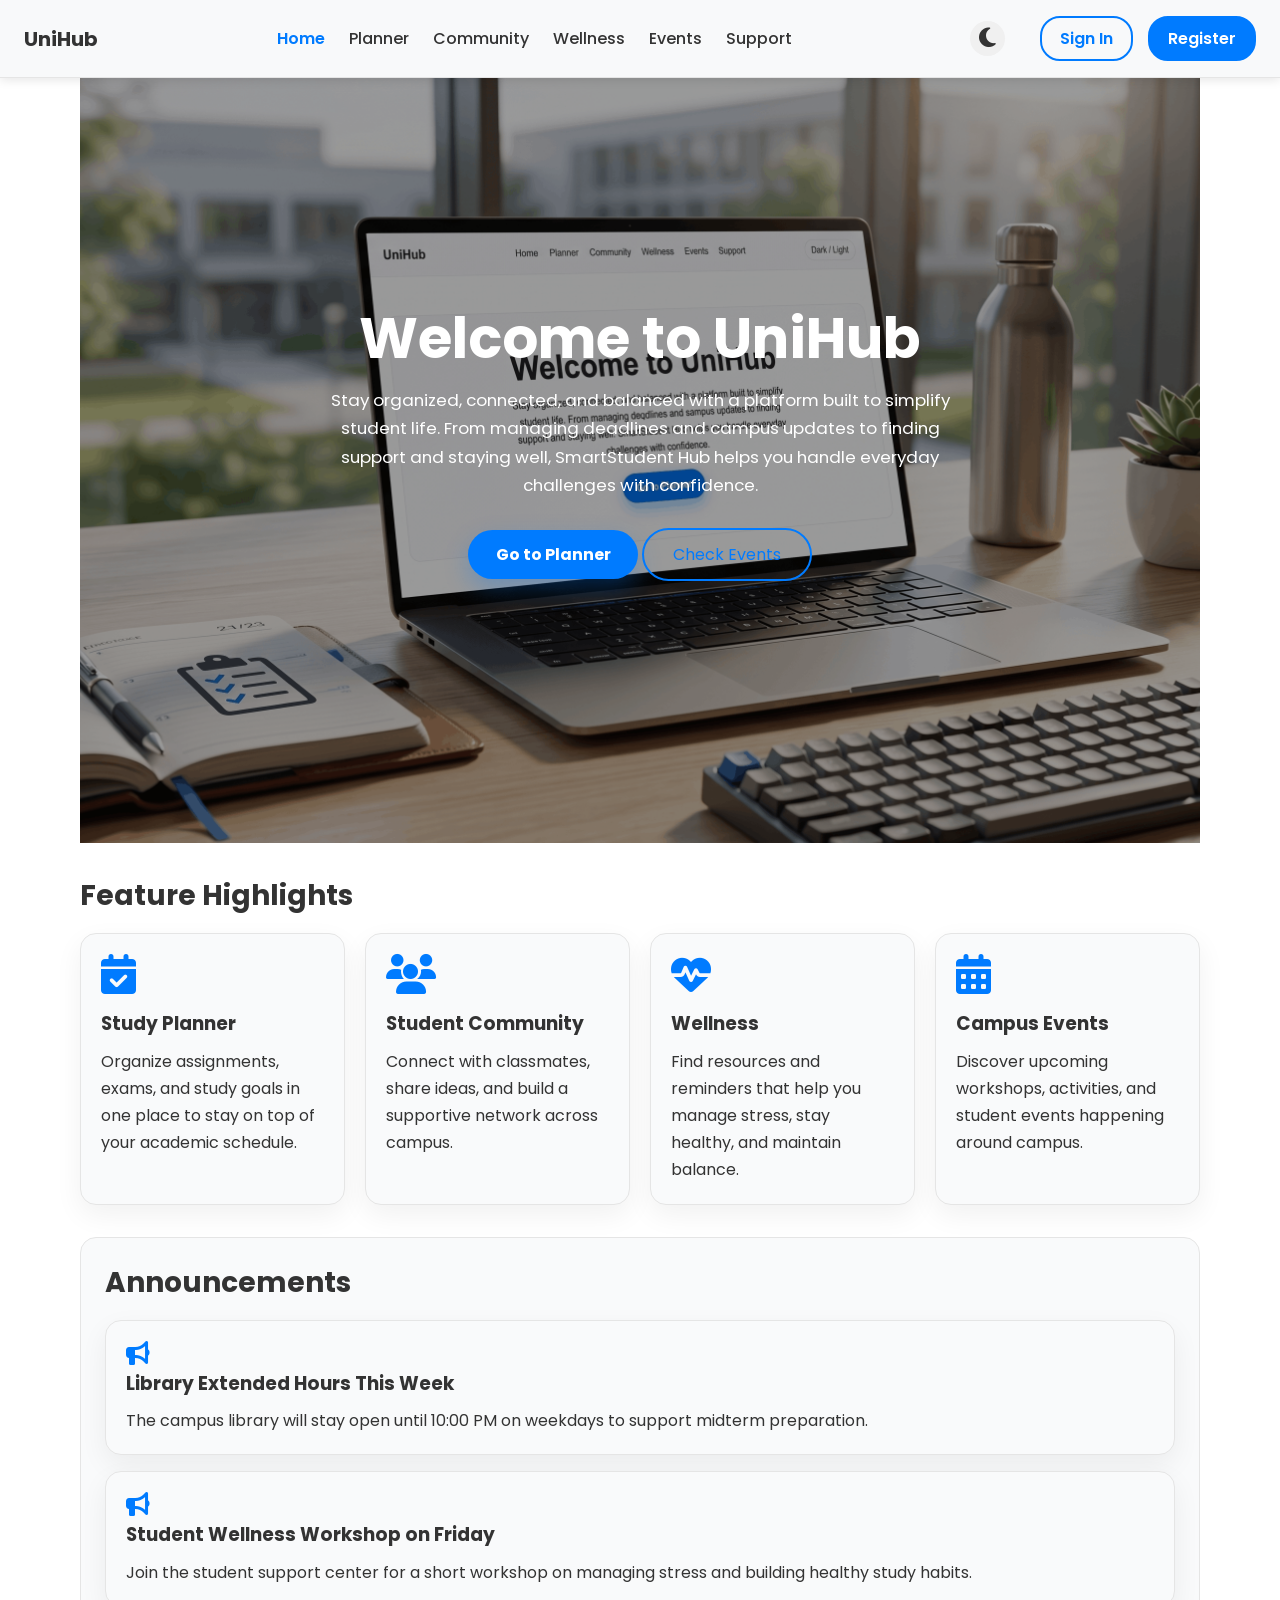
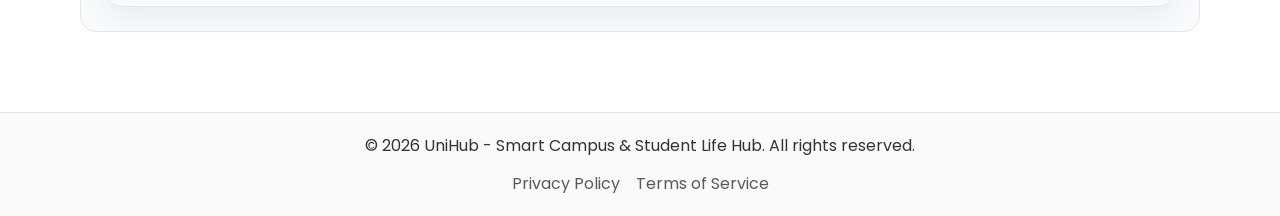
<file: index.html>
<!DOCTYPE html>
<html lang="en">
<head>
  <meta charset="UTF-8">
  <meta name="viewport" content="width=device-width, initial-scale=1.0">
  <meta http-equiv="X-UA-Compatible" content="IE=edge">
  <title>UniHub</title>
  <link href="https://fonts.googleapis.com/css2?family=Poppins:wght@300;400;500;600;700&display=swap" rel="stylesheet">
  <link rel="stylesheet" href="css/style.css">
  <script src="js/main.js" defer></script>
  <link rel="stylesheet" href="https://cdnjs.cloudflare.com/ajax/libs/font-awesome/6.4.0/css/all.min.css">
</head>
<body>
  <header>
    <nav class="navbar" aria-label="Primary">
      <a href="index.html" class="nav-logo">UniHub</a>

      <button class="hamburger-menu" type="button" aria-label="Toggle navigation" aria-expanded="false">
        <span></span>
        <span></span>
        <span></span>
      </button>

      <ul class="nav-links">
        <li><a href="index.html" class="active">Home</a></li>
        <li><a href="planner.html">Planner</a></li>
        <li><a href="community.html">Community</a></li>
        <li><a href="wellness.html">Wellness</a></li>
        <li><a href="events.html">Events</a></li>
        <li><a href="support.html">Support</a></li>
      </ul>

      <div class="nav-actions">
        <button id="theme-toggle" class="icon-btn" type="button" aria-label="Toggle dark and light mode">
          <i class="fa-solid fa-moon"></i>
        </button>
        <a href="#" class="nav-btn-outline">Sign In</a>
        <a href="#" class="nav-btn-solid">Register</a>
      </div>
    </nav>
  </header>

  <main>
    <section class="hero-section">
      <div class="hero-content">
        <h1>Welcome to UniHub</h1>
        <p>
          Stay organized, connected, and balanced with a platform built to simplify student life.
          From managing deadlines and campus updates to finding support and staying well, SmartStudent Hub
          helps you handle everyday challenges with confidence.
        </p>
        <div class="hero-buttons">
          <a href="planner.html" class="cta-button">Go to Planner</a>
          <a href="events.html" class="btn-outline">Check Events</a>
        </div>
      </div>

      <div class="hero-slider-container">
        <div class="slider-track">
          <img src="images/slide1.jpg" alt="Campus life slide 1">
          <img src="images/slide2.jpg" alt="Campus life slide 2">
          <img src="images/slide3.jpg" alt="Campus life slide 3">
        </div>
      </div>
    </section>

    <section class="feature-highlights" aria-labelledby="features-title">
      <h2 id="features-title">Feature Highlights</h2>

      <div class="feature-grid">
        <article class="feature-card">
          <i class="fa-solid fa-calendar-check"></i>
          <h3>Study Planner</h3>
          <p>
            Organize assignments, exams, and study goals in one place to stay on top of your academic schedule.
          </p>
        </article>

        <article class="feature-card">
          <i class="fa-solid fa-users"></i>
          <h3>Student Community</h3>
          <p>
            Connect with classmates, share ideas, and build a supportive network across campus.
          </p>
        </article>

        <article class="feature-card">
          <i class="fa-solid fa-heart-pulse"></i>
          <h3>Wellness</h3>
          <p>
            Find resources and reminders that help you manage stress, stay healthy, and maintain balance.
          </p>
        </article>

        <article class="feature-card">
          <i class="fa-solid fa-calendar-days"></i>
          <h3>Campus Events</h3>
          <p>
            Discover upcoming workshops, activities, and student events happening around campus.
          </p>
        </article>
      </div>
    </section>

    <section class="announcements" aria-labelledby="announcements-title">
      <h2 id="announcements-title">Announcements</h2>

      <article class="announcement-item">
        <i class="fa-solid fa-bullhorn"></i>
        <h3>Library Extended Hours This Week</h3>
        <p>
          The campus library will stay open until 10:00 PM on weekdays to support midterm preparation.
        </p>
      </article>

      <article class="announcement-item">
        <i class="fa-solid fa-bullhorn"></i>
        <h3>Student Wellness Workshop on Friday</h3>
        <p>
          Join the student support center for a short workshop on managing stress and building healthy study habits.
        </p>
      </article>
    </section>
  </main>

<footer class="site-footer">
  <div class="site-footer__content">
    <p class="site-footer__copyright">
      © 2026 UniHub - Smart Campus & Student Life Hub. All rights reserved.
    </p>

    <nav class="site-footer__links" aria-label="Footer">
      <a href="#">Privacy Policy</a>
      <a href="#">Terms of Service</a>
    </nav>
  </div>
</footer>  
</body>
</html>
</file>
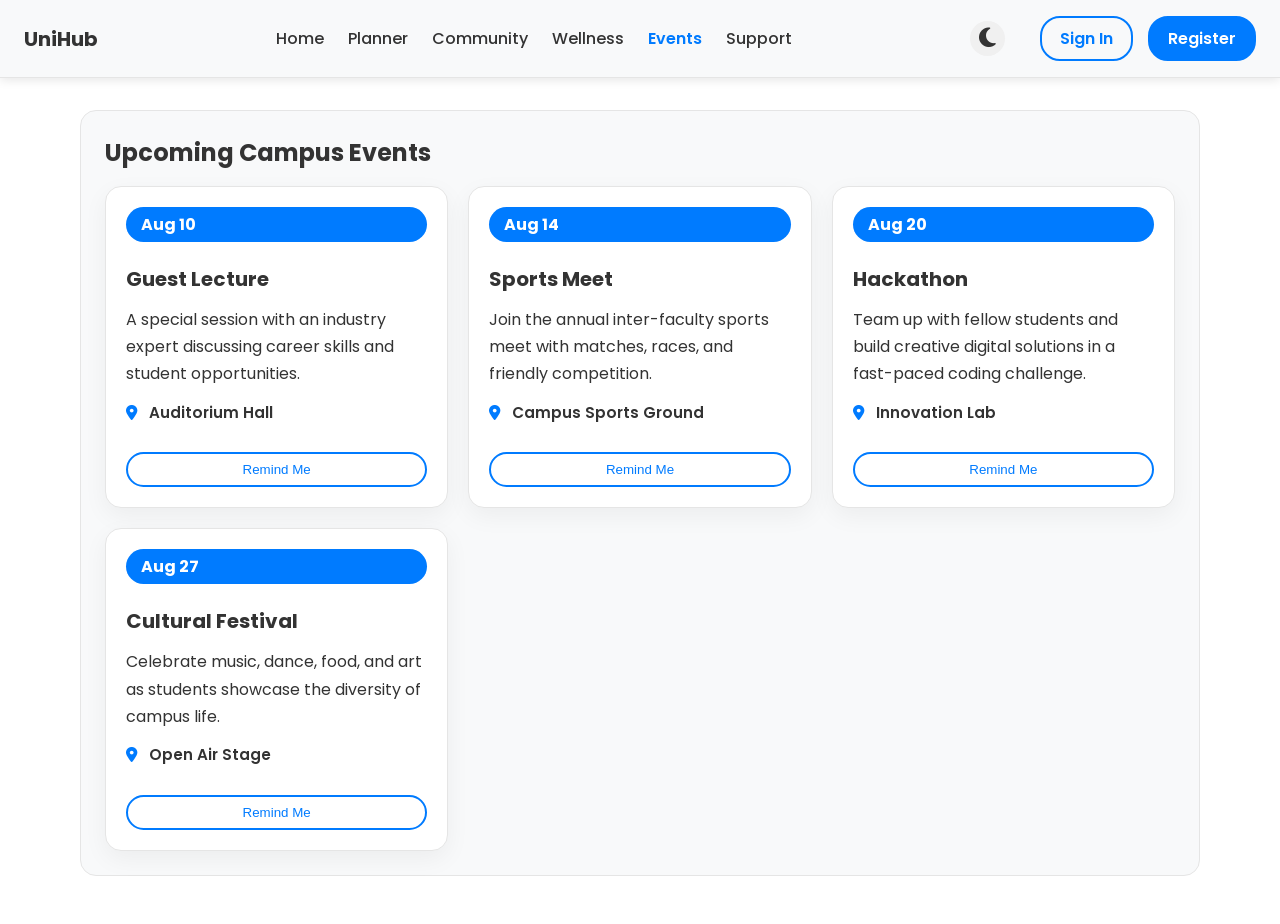
<file: events.html>
<!DOCTYPE html>
<html lang="en">
<head>
  <meta charset="UTF-8">
  <meta name="viewport" content="width=device-width, initial-scale=1.0">
  <meta http-equiv="X-UA-Compatible" content="IE=edge">
  <title>UniHub - Events</title>
  <link href="https://fonts.googleapis.com/css2?family=Poppins:wght@300;400;500;600;700&display=swap" rel="stylesheet">
  <link rel="stylesheet" href="css/style.css">
  <link rel="stylesheet" href="https://cdnjs.cloudflare.com/ajax/libs/font-awesome/6.4.0/css/all.min.css">
</head>
<body>
   <header>
    <nav class="navbar" aria-label="Primary">
      <a href="index.html" class="nav-logo">UniHub</a>

      <button class="hamburger-menu" type="button" aria-label="Toggle navigation" aria-expanded="false">
        <span></span>
        <span></span>
        <span></span>
      </button>

      <ul class="nav-links">
        <li><a href="index.html">Home</a></li>
        <li><a href="planner.html">Planner</a></li>
        <li><a href="community.html">Community</a></li>
        <li><a href="wellness.html">Wellness</a></li>
        <li><a href="events.html" class="active">Events</a></li>
        <li><a href="support.html">Support</a></li>
      </ul>

      <div class="nav-actions">
        <button id="theme-toggle" class="icon-btn" type="button" aria-label="Toggle dark and light mode">
          <i class="fa-solid fa-moon"></i>
        </button>
        <a href="#" class="nav-btn-outline">Sign In</a>
        <a href="#" class="nav-btn-solid">Register</a>
      </div>
    </nav>
  </header>

  <main>
    <section class="events-section" aria-labelledby="events-title">
      <h1 id="events-title">Upcoming Campus Events</h1>

      <div class="events-grid">
        <article class="event-card">
          <time class="event-date" datetime="2026-08-10">Aug 10</time>
          <h2>Guest Lecture</h2>
          <p>
            A special session with an industry expert discussing career skills and student opportunities.
          </p>
          <p class="event-location"><i class="fa-solid fa-location-dot"></i> Auditorium Hall</p>
          <button class="btn-outline">Remind Me</button>
        </article>

        <article class="event-card">
          <time class="event-date" datetime="2026-08-14">Aug 14</time>
          <h2>Sports Meet</h2>
          <p>
            Join the annual inter-faculty sports meet with matches, races, and friendly competition.
          </p>
          <p class="event-location"><i class="fa-solid fa-location-dot"></i> Campus Sports Ground</p>
          <button class="btn-outline">Remind Me</button>
        </article>

        <article class="event-card">
          <time class="event-date" datetime="2026-08-20">Aug 20</time>
          <h2>Hackathon</h2>
          <p>
            Team up with fellow students and build creative digital solutions in a fast-paced coding challenge.
          </p>
          <p class="event-location"><i class="fa-solid fa-location-dot"></i> Innovation Lab</p>
          <button class="btn-outline">Remind Me</button>
        </article>

        <article class="event-card">
          <time class="event-date" datetime="2026-08-27">Aug 27</time>
          <h2>Cultural Festival</h2>
          <p>
            Celebrate music, dance, food, and art as students showcase the diversity of campus life.
          </p>
          <p class="event-location"><i class="fa-solid fa-location-dot"></i> Open Air Stage</p>
          <button class="btn-outline">Remind Me</button>
        </article>
      </div>
    </section>
  </main>
  <script src="js/main.js" defer></script>
</body>
</html>
</file>
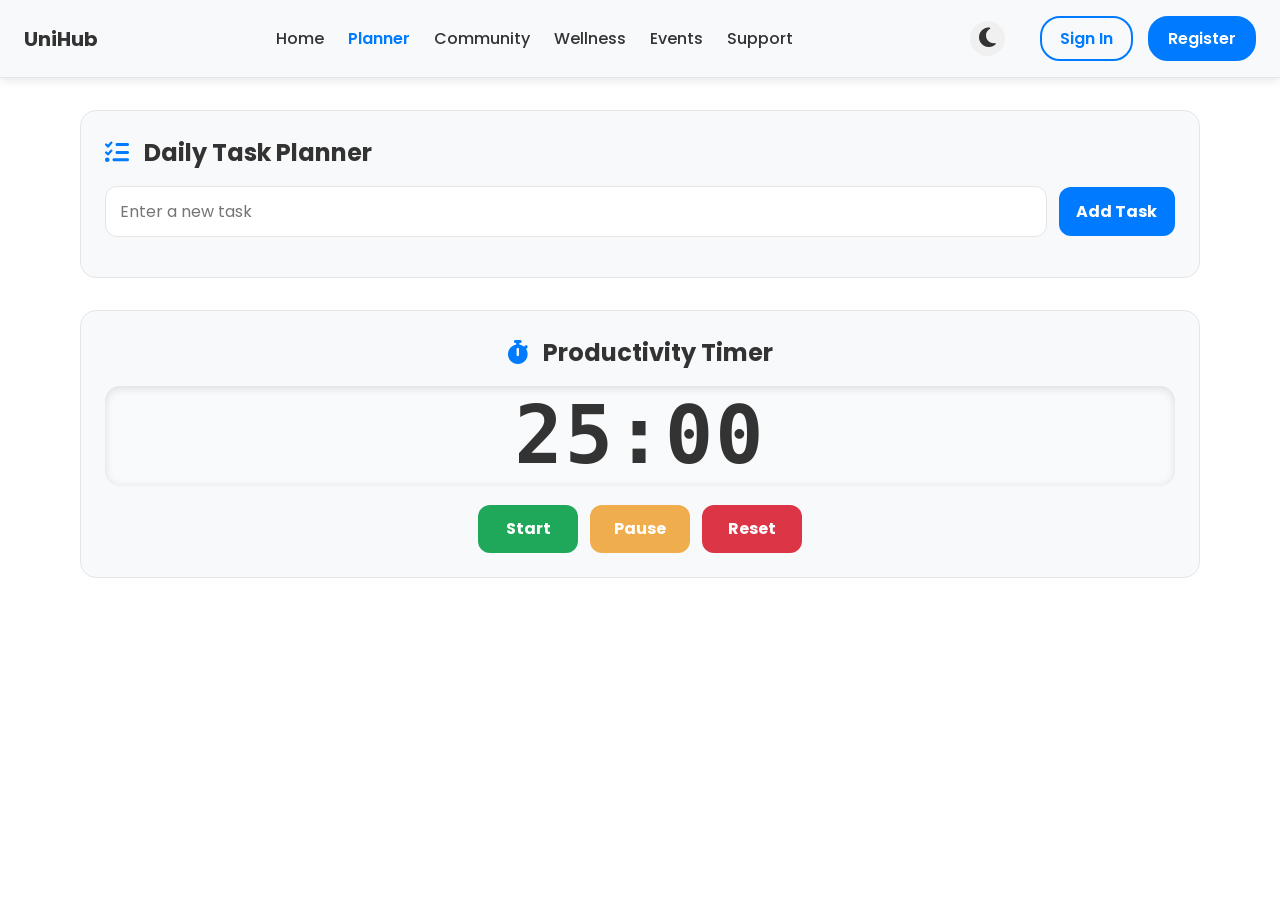
<file: planner.html>
<!DOCTYPE html>
<html lang="en">
<head>
	<meta charset="UTF-8">
	<meta name="viewport" content="width=device-width, initial-scale=1.0">
	<meta http-equiv="X-UA-Compatible" content="IE=edge">
	<title>UniHub - Planner</title>
	<link href="https://fonts.googleapis.com/css2?family=Poppins:wght@300;400;500;600;700&display=swap" rel="stylesheet">
	<link rel="stylesheet" href="css/style.css">
	<link rel="stylesheet" href="https://cdnjs.cloudflare.com/ajax/libs/font-awesome/6.4.0/css/all.min.css">
</head>
<body>
	 <header>
    <nav class="navbar" aria-label="Primary">
      <a href="index.html" class="nav-logo">UniHub</a>

      <button class="hamburger-menu" type="button" aria-label="Toggle navigation" aria-expanded="false">
        <span></span>
        <span></span>
        <span></span>
      </button>

      <ul class="nav-links">
        <li><a href="index.html">Home</a></li>
				<li><a href="planner.html" class="active">Planner</a></li>
        <li><a href="community.html">Community</a></li>
        <li><a href="wellness.html">Wellness</a></li>
        <li><a href="events.html">Events</a></li>
        <li><a href="support.html">Support</a></li>
      </ul>

			<div class="nav-actions">
				<button id="theme-toggle" class="icon-btn" type="button" aria-label="Toggle dark and light mode">
					<i class="fa-solid fa-moon"></i>
				</button>
				<a href="#" class="nav-btn-outline">Sign In</a>
				<a href="#" class="nav-btn-solid">Register</a>
			</div>
    </nav>
  </header>

	<main>
		<section class="daily-task-planner" aria-labelledby="task-planner-title">
			<h1 id="task-planner-title"><i class="fa-solid fa-list-check"></i> Daily Task Planner</h1>
			<div class="task-input-group">
				<input type="text" id="task-input" placeholder="Enter a new task" aria-label="New task">
				<button type="button" id="add-task-button">Add Task</button>
			</div>
			<ul id="task-list"></ul>
		</section>

		<section class="productivity-timer" aria-labelledby="timer-title">
			<h2 id="timer-title"><i class="fa-solid fa-stopwatch"></i> Productivity Timer</h2>
			<p class="timer-display" aria-live="polite">25:00</p>
			<div class="timer-controls">
				<button type="button" id="timer-start">Start</button>
				<button type="button" id="timer-pause">Pause</button>
				<button type="button" id="timer-reset">Reset</button>
			</div>
		</section>
	</main>

	<script src="js/planner.js" defer></script>
	<script src="js/main.js" defer></script>
</body>
</html>
</file>
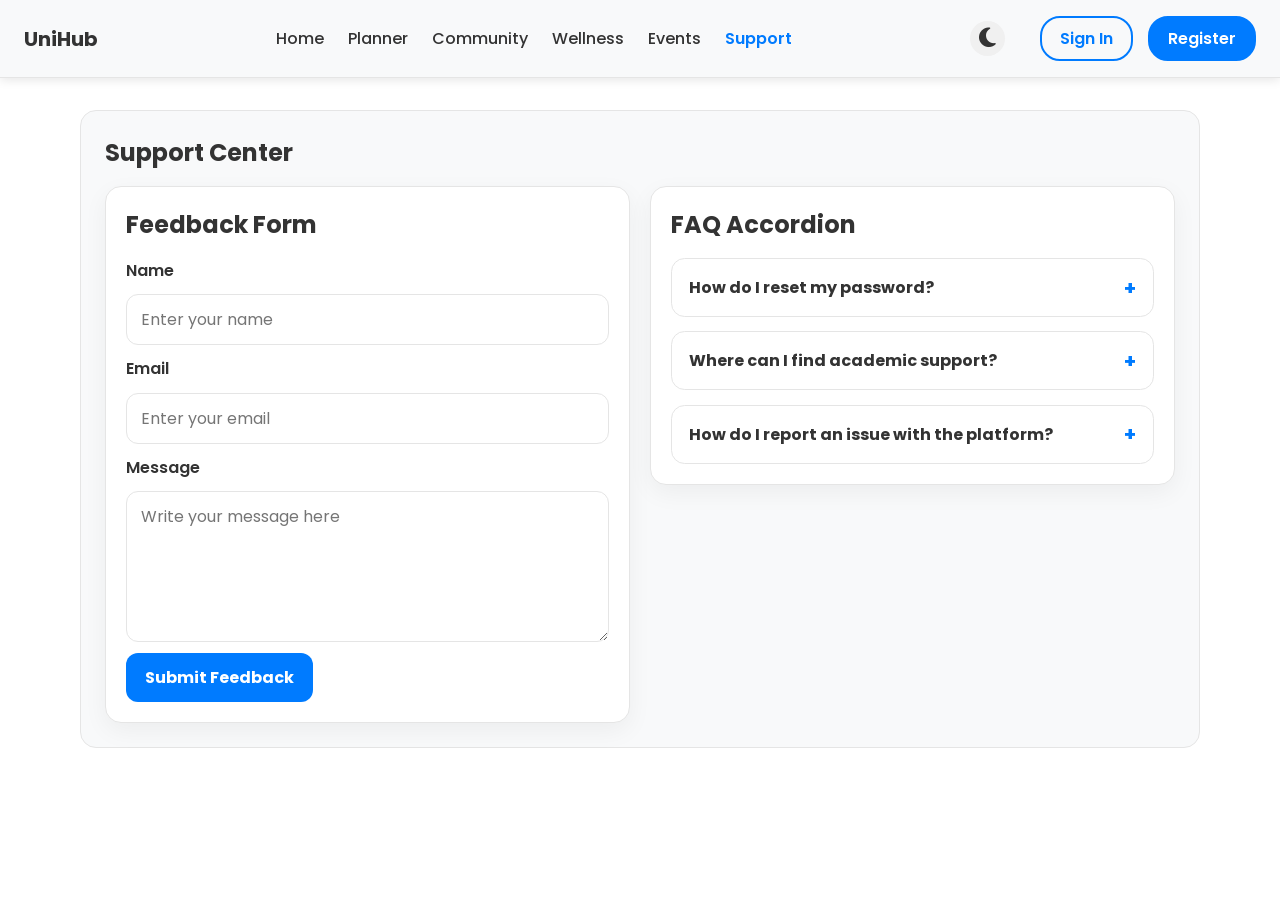
<file: support.html>
<!DOCTYPE html>
<html lang="en">
<head>
  <meta charset="UTF-8">
  <meta name="viewport" content="width=device-width, initial-scale=1.0">
  <meta http-equiv="X-UA-Compatible" content="IE=edge">
  <title>UniHub - Support</title>
  <link href="https://fonts.googleapis.com/css2?family=Poppins:wght@300;400;500;600;700&display=swap" rel="stylesheet">
  <link rel="stylesheet" href="css/style.css">
  <link rel="stylesheet" href="https://cdnjs.cloudflare.com/ajax/libs/font-awesome/6.4.0/css/all.min.css">
</head>
<body>
  <header>
    <nav class="navbar" aria-label="Primary">
      <a href="index.html" class="nav-logo">UniHub</a>

      <button class="hamburger-menu" type="button" aria-label="Toggle navigation" aria-expanded="false">
        <span></span>
        <span></span>
        <span></span>
      </button>

      <ul class="nav-links">
        <li><a href="index.html">Home</a></li>
        <li><a href="planner.html">Planner</a></li>
        <li><a href="community.html">Community</a></li>
        <li><a href="wellness.html">Wellness</a></li>
        <li><a href="events.html">Events</a></li>
        <li><a href="support.html" class="active">Support</a></li>
      </ul>

      <div class="nav-actions">
        <button id="theme-toggle" class="icon-btn" type="button" aria-label="Toggle dark and light mode">
          <i class="fa-solid fa-moon"></i>
        </button>
        <a href="#" class="nav-btn-outline">Sign In</a>
        <a href="#" class="nav-btn-solid">Register</a>
      </div>
    </nav>
  </header>

  <main>
    <section class="support-section" aria-labelledby="support-title">
      <h1 id="support-title">Support Center</h1>

      <div class="support-layout">
        <section class="feedback-panel" aria-labelledby="feedback-title">
          <h2 id="feedback-title">Feedback Form</h2>

          <form class="feedback-form">
            <label for="support-name">Name</label>
            <input type="text" id="support-name" name="support-name" placeholder="Enter your name" required>

            <label for="support-email">Email</label>
            <input type="email" id="support-email" name="support-email" placeholder="Enter your email" required>

            <label for="support-message">Message</label>
            <textarea id="support-message" name="support-message" rows="5" placeholder="Write your message here" required></textarea>

            <p id="form-error-msg" class="form-error" aria-live="polite"></p>

            <button type="submit" class="feedback-button">Submit Feedback</button>
          </form>
        </section>

        <section class="faq-panel" aria-labelledby="faq-title">
          <h2 id="faq-title">FAQ Accordion</h2>

          <div class="faq-list">
            <article class="faq-item">
              <button type="button" class="faq-question" aria-expanded="false" aria-controls="faq-answer-1" id="faq-question-1">
                How do I reset my password?
              </button>
              <div id="faq-answer-1" class="faq-answer" hidden>
                <p>
                  Use the account settings page or contact the campus help desk to request a password reset.
                </p>
              </div>
            </article>

            <article class="faq-item">
              <button type="button" class="faq-question" aria-expanded="false" aria-controls="faq-answer-2" id="faq-question-2">
                Where can I find academic support?
              </button>
              <div id="faq-answer-2" class="faq-answer" hidden>
                <p>
                  Visit the academic support office or browse the Planner and Support sections for study resources.
                </p>
              </div>
            </article>

            <article class="faq-item">
              <button type="button" class="faq-question" aria-expanded="false" aria-controls="faq-answer-3" id="faq-question-3">
                How do I report an issue with the platform?
              </button>
              <div id="faq-answer-3" class="faq-answer" hidden>
                <p>
                  Submit your issue using the feedback form above and our team will review it as soon as possible.
                </p>
              </div>
            </article>
          </div>
        </section>
      </div>
    </section>
  </main>

  <script src="js/main.js" defer></script>
  <script src="js/support.js" defer></script>
</body>
</html>
</file>
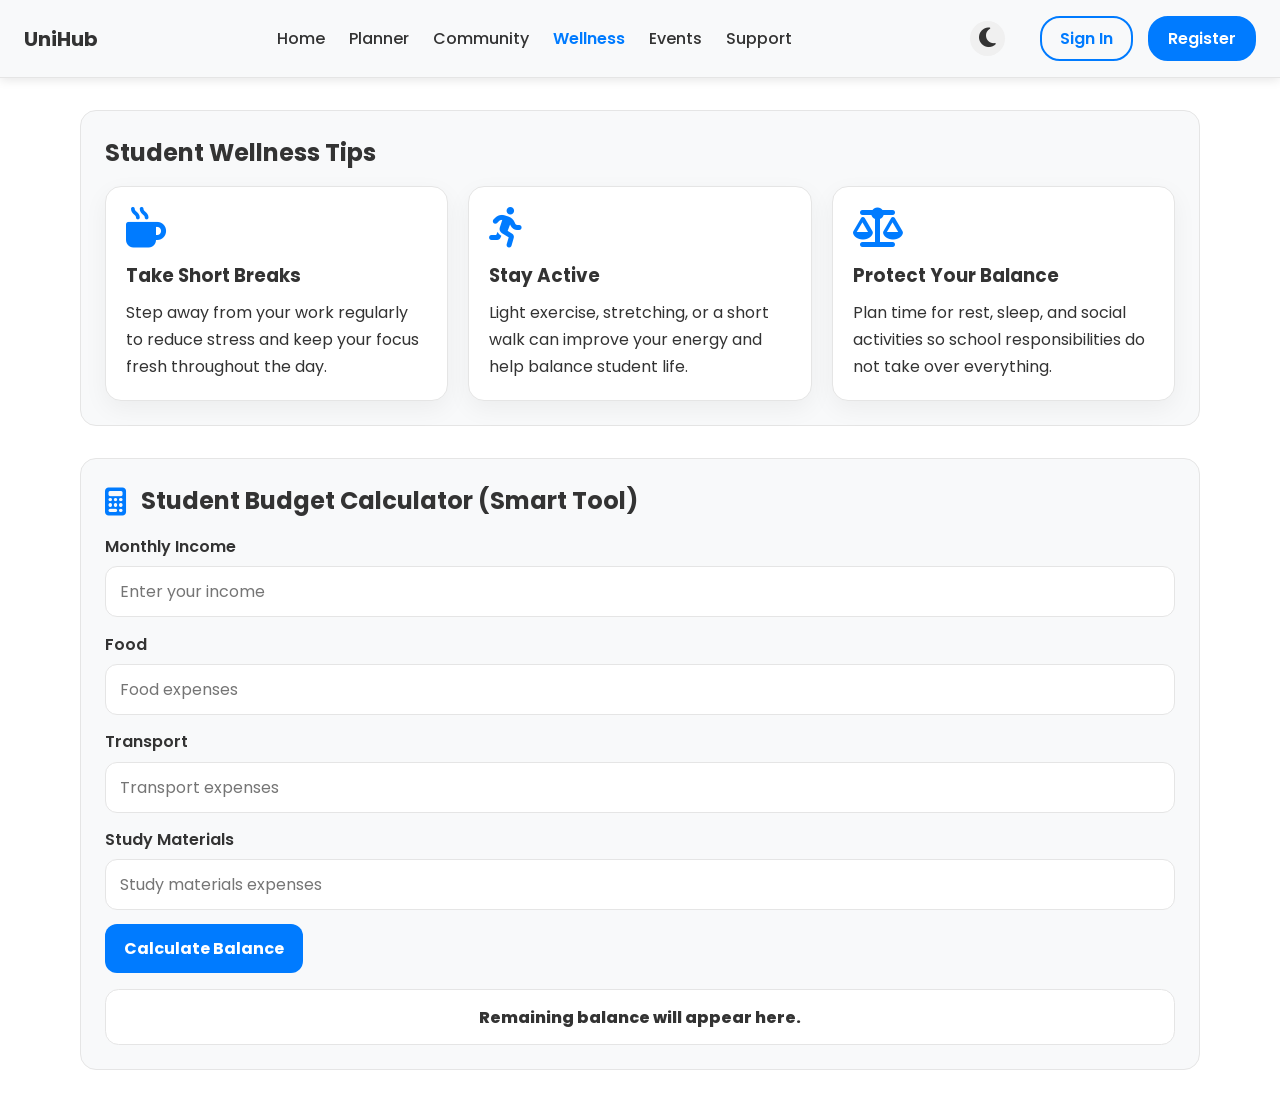
<file: wellness.html>
<!DOCTYPE html>
<html lang="en">
<head>
  <meta charset="UTF-8">
  <meta name="viewport" content="width=device-width, initial-scale=1.0">
  <meta http-equiv="X-UA-Compatible" content="IE=edge">
  <title>UniHub - Wellness</title>
  <link href="https://fonts.googleapis.com/css2?family=Poppins:wght@300;400;500;600;700&display=swap" rel="stylesheet">
  <link rel="stylesheet" href="css/style.css">
  <link rel="stylesheet" href="https://cdnjs.cloudflare.com/ajax/libs/font-awesome/6.4.0/css/all.min.css">
</head>
<body>
  <header>
    <nav class="navbar" aria-label="Primary">
      <a href="index.html" class="nav-logo">UniHub</a>

      <button class="hamburger-menu" type="button" aria-label="Toggle navigation" aria-expanded="false">
        <span></span>
        <span></span>
        <span></span>
      </button>

      <ul class="nav-links">
        <li><a href="index.html">Home</a></li>
        <li><a href="planner.html">Planner</a></li>
        <li><a href="community.html">Community</a></li>
        <li><a href="wellness.html" class="active">Wellness</a></li>
        <li><a href="events.html">Events</a></li>
        <li><a href="support.html">Support</a></li>
      </ul>

      <div class="nav-actions">
        <button id="theme-toggle" class="icon-btn" type="button" aria-label="Toggle dark and light mode">
          <i class="fa-solid fa-moon"></i>
        </button>
        <a href="#" class="nav-btn-outline">Sign In</a>
        <a href="#" class="nav-btn-solid">Register</a>
      </div>
    </nav>
  </header>

  <main>
    <section class="wellness-tips" aria-labelledby="wellness-tips-title">
      <h1 id="wellness-tips-title">Student Wellness Tips</h1>

      <div class="wellness-grid">
        <article class="wellness-card">
          <i class="fa-solid fa-mug-hot"></i>
          <h2>Take Short Breaks</h2>
          <p>
            Step away from your work regularly to reduce stress and keep your focus fresh throughout the day.
          </p>
        </article>

        <article class="wellness-card">
          <i class="fa-solid fa-person-running"></i>
          <h2>Stay Active</h2>
          <p>
            Light exercise, stretching, or a short walk can improve your energy and help balance student life.
          </p>
        </article>

        <article class="wellness-card">
          <i class="fa-solid fa-scale-balanced"></i>
          <h2>Protect Your Balance</h2>
          <p>
            Plan time for rest, sleep, and social activities so school responsibilities do not take over everything.
          </p>
        </article>
      </div>
    </section>

    <section class="budget-calculator" aria-labelledby="budget-calculator-title">
      <h2 id="budget-calculator-title"><i class="fa-solid fa-calculator"></i> Student Budget Calculator (Smart Tool)</h2>

      <form class="budget-form">
        <div class="budget-field">
          <label for="monthly-income">Monthly Income</label>
          <input type="number" id="monthly-income" name="monthly-income" placeholder="Enter your income">
        </div>

        <div class="budget-field">
          <label for="food-expenses">Food</label>
          <input type="number" id="food-expenses" name="food-expenses" placeholder="Food expenses">
        </div>

        <div class="budget-field">
          <label for="transport-expenses">Transport</label>
          <input type="number" id="transport-expenses" name="transport-expenses" placeholder="Transport expenses">
        </div>

        <div class="budget-field">
          <label for="study-materials-expenses">Study Materials</label>
          <input type="number" id="study-materials-expenses" name="study-materials-expenses" placeholder="Study materials expenses">
        </div>

        <button type="button" class="budget-button">Calculate Balance</button>
      </form>

      <p id="budget-result" class="budget-result">Remaining balance will appear here.</p>
    </section>
  </main>

  <script src="js/main.js" defer></script>
  <script src="js/wellness.js" defer></script>
</body>
</html>
</file>
<file: css/style.css>
:root {
  --bg-color: #ffffff;
  --text-color: #333333;
  --nav-bg: #f8f9fa;
  --primary-color: #007bff;
  --border-color: #e5e5e5;
  --success-color: #20a85a;
  --warning-color: #f0ad4e;
  --danger-color: #dc3545;
}

body.dark-mode {
  --bg-color: #121212;
  --text-color: #ffffff;
  --nav-bg: #1f1f1f;
  --primary-color: #4da3ff;
  --border-color: #2d2d2d;
  --success-color: #2db86a;
  --warning-color: #ffbe63;
  --danger-color: #ef5665;
}

* {
  margin: 0;
  padding: 0;
  box-sizing: border-box;
}

body {
  font-family: 'Poppins', sans-serif;
  background: var(--bg-color);
  color: var(--text-color);
}

header {
  position: sticky;
  top: 0;
  z-index: 1000;
  width: 100%;
  background-color: var(--nav-bg);
  box-shadow: 0 2px 10px rgba(0, 0, 0, 0.1);
}

.navbar {
  position: relative;
  display: flex;
  justify-content: space-between;
  align-items: center;
  padding: 1rem 1.5rem;
  background: var(--nav-bg);
  border-bottom: 1px solid var(--border-color);
}

.nav-logo {
  font-size: 1.25rem;
  font-weight: 700;
  color: var(--text-color);
  text-decoration: none;
}

.nav-links {
  display: flex;
  align-items: center;
  gap: 1.5rem;
  list-style: none;
  flex: 1;
  justify-content: center;
}

.nav-links a {
  color: var(--text-color);
  text-decoration: none;
  font-weight: 500;
  transition: color 0.2s ease;
}

.nav-links a.active {
  color: var(--primary-color);
  font-weight: 600;
}

.nav-links a:hover {
  color: var(--primary-color);
}

.hamburger-menu {
  display: none;
  flex-direction: column;
  justify-content: center;
  gap: 5px;
  width: 42px;
  height: 42px;
  border: none;
  background: transparent;
  cursor: pointer;
}

.hamburger-menu span {
  display: block;
  width: 24px;
  height: 2px;
  background: var(--text-color);
  border-radius: 2px;
}

.nav-actions {
  display: flex;
  align-items: center;
  gap: 15px;
  margin-left: auto;
}

.icon-btn {
  width: 35px;
  height: 35px;
  border-radius: 50%;
  background-color: #f0f0f0;
  border: none;
  font-size: 1.4rem;
  color: var(--text-color);
  cursor: pointer;
  display: flex;
  justify-content: center;
  align-items: center;
  margin-right: 20px;
  transition: 0.3s;
}

.icon-btn:hover {
  background-color: #e0e0e0;
}

.nav-btn-outline,
.nav-btn-solid {
  padding: 8px 18px;
  border-radius: 20px;
  font-weight: 600;
  text-decoration: none;
  transition: 0.3s;
}

.nav-btn-outline {
  background: transparent;
  border: 2px solid var(--primary-color);
  color: var(--primary-color);
}

.nav-btn-outline:hover {
  background: var(--primary-color);
  color: #ffffff;
}

.nav-btn-solid {
  background: var(--primary-color);
  border: 2px solid var(--primary-color);
  color: #ffffff;
}

.nav-btn-solid:hover {
  background: transparent;
  color: var(--primary-color);
}

main {
  width: min(1120px, calc(100% - 2rem));
  margin: 0 auto;
  margin-top: 0;
  padding-top: 0;
  padding: 0 0 3rem;
}

.hero-section,
.feature-highlights,
.announcements {
  margin-top: 2rem;
}

.hero-section {
  position: relative;
  min-height: 85vh;
  display: flex;
  flex-direction: column;
  align-items: center;
  justify-content: center;
  overflow: hidden;
  margin-top: 0;
  padding: 2rem;
  padding-top: 0;
}

.hero-content {
  position: relative;
  z-index: 3;
  text-align: center;
  color: #ffffff;
  max-width: 800px;
}

.hero-slider-container {
  position: absolute;
  top: 0;
  left: 0;
  width: 100%;
  height: 100%;
  z-index: 1;
  overflow: hidden;
  margin-top: 0;
  padding-top: 0;
  border-radius: 0;
  box-shadow: none;
}

.hero-slider-container::after {
  content: '';
  position: absolute;
  inset: 0;
  background: rgba(0, 0, 0, 0.40);
  z-index: 2;
}

.slider-track {
  display: flex;
  width: 100%;
  height: 100%;
  transition: transform 0.5s ease-in-out;
}

.slider-track img {
  flex-shrink: 0;
  width: 100%;
  height: 100%;
  object-fit: cover;
  object-position: center;
  display: block;
}

@keyframes fadeIn {
  from {
    opacity: 0;
    transform: translateY(12px);
  }

  to {
    opacity: 1;
    transform: translateY(0);
  }
}

.hero-section h1 {
  font-size: clamp(2.2rem, 5vw, 3.5rem);
  line-height: 1.1;
  margin-bottom: 1rem;
  color: #ffffff;
  animation: fadeIn 1s ease both;
}

.hero-section p {
  font-size: 1.05rem;
  line-height: 1.7;
  max-width: 60ch;
  margin: 0 auto 1.75rem;
  color: #ffffff;
  animation: fadeIn 1s ease both;
  animation-delay: 0.12s;
}

.cta-button {
  display: inline-block;
  padding: 1rem 1.8rem;
  border-radius: 999px;
  background: var(--primary-color);
  color: #ffffff;
  text-decoration: none;
  font-weight: 700;
  box-shadow: 0 10px 24px color-mix(in srgb, var(--primary-color) 28%, transparent);
  transition: transform 0.2s ease, box-shadow 0.2s ease, opacity 0.2s ease;
  animation: fadeIn 1s ease both;
  animation-delay: 0.24s;
}

.cta-button:hover {
  opacity: 0.92;
  transform: scale(1.05);
  box-shadow: 0 14px 30px color-mix(in srgb, var(--primary-color) 34%, transparent);
}

.feature-highlights h2,
.announcements h2 {
  font-size: 1.75rem;
  margin-bottom: 1rem;
  color: var(--text-color);
}

.feature-grid {
  display: grid;
  grid-template-columns: repeat(auto-fit, minmax(250px, 1fr));
  gap: 1.25rem;
}

.feature-card,
.announcement-item {
  background: color-mix(in srgb, var(--nav-bg) 86%, var(--bg-color) 14%);
  border: 1px solid var(--border-color);
  border-radius: 1rem;
  padding: 1.25rem;
  box-shadow: 0 10px 28px rgba(0, 0, 0, 0.06);
  transition: transform 0.25s ease, box-shadow 0.25s ease;
}

.feature-card:hover,
.announcement-item:hover {
  transform: translateY(-5px);
  box-shadow: 0 16px 34px rgba(0, 0, 0, 0.12);
}

.feature-card h3,
.announcement-item h3 {
  margin-bottom: 0.6rem;
  color: var(--text-color);
}

.feature-card p,
.announcement-item p {
  line-height: 1.7;
  color: var(--text-color);
}

.feature-card i {
  color: var(--primary-color);
  font-size: 2.5rem;
  margin-bottom: 15px;
}

.announcement-item i {
  color: var(--primary-color);
  font-size: 1.5rem;
  margin-right: 10px;
}

.announcements {
  padding: 1.5rem;
  border-radius: 1rem;
  background: color-mix(in srgb, var(--nav-bg) 85%, var(--bg-color) 15%);
  border: 1px solid var(--border-color);
}

.announcement-item + .announcement-item {
  margin-top: 1rem;
}

.daily-task-planner,
.productivity-timer {
  margin-top: 2rem;
  background: var(--nav-bg);
  border: 1px solid var(--border-color);
  border-radius: 1rem;
  padding: 1.5rem;
}

.daily-task-planner h1,
.productivity-timer h2 {
  margin-bottom: 1rem;
  color: var(--text-color);
}

.task-input-group {
  display: flex;
  gap: 0.75rem;
  align-items: center;
}

#task-input {
  flex: 1;
  min-height: 44px;
  padding: 0.75rem 0.9rem;
  border: 1px solid var(--border-color);
  border-radius: 0.75rem;
  background: var(--bg-color);
  color: var(--text-color);
  font: inherit;
}

#task-input:focus {
  outline: none;
  border-color: var(--primary-color);
  box-shadow: 0 0 0 3px color-mix(in srgb, var(--primary-color) 25%, transparent);
}

#add-task-button {
  min-height: 44px;
  padding: 0.75rem 1.1rem;
  border: 0;
  border-radius: 0.75rem;
  background: var(--primary-color);
  color: #ffffff;
  font: inherit;
  font-weight: 700;
  cursor: pointer;
  transition: transform 0.2s ease, opacity 0.2s ease;
}

#add-task-button:hover {
  opacity: 0.93;
  transform: translateY(-1px);
}

#task-list {
  margin-top: 1rem;
  list-style: none;
  display: grid;
  gap: 0.75rem;
}

#task-list li {
  display: flex;
  justify-content: space-between;
  align-items: center;
  gap: 0.75rem;
  padding: 0.85rem 1rem;
  border-radius: 0.85rem;
  border: 1px solid var(--border-color);
  background: var(--bg-color);
  box-shadow: 0 6px 16px rgba(0, 0, 0, 0.05);
}

#task-list li button,
#task-list .delete-task,
#task-list .delete-button,
#task-list .delete-btn {
  border: 0;
  border-radius: 0.6rem;
  padding: 0.45rem 0.7rem;
  background: var(--danger-color);
  color: #ffffff;
  cursor: pointer;
  font: inherit;
  font-size: 0.9rem;
}

.productivity-timer {
  text-align: center;
}

.timer-display {
  font-size: clamp(2.6rem, 8vw, 4.5rem);
  font-weight: 800;
  letter-spacing: 0.04em;
  line-height: 1;
  margin: 0.75rem 0 1.2rem;
  color: var(--text-color);
}

.timer-controls {
  display: flex;
  justify-content: center;
  flex-wrap: wrap;
  gap: 0.75rem;
}

.timer-controls button {
  min-width: 100px;
  min-height: 44px;
  padding: 0.7rem 1rem;
  border: 0;
  border-radius: 0.75rem;
  color: #ffffff;
  cursor: pointer;
  font: inherit;
  font-weight: 700;
  transition: transform 0.2s ease, opacity 0.2s ease;
}

.timer-controls button:hover {
  opacity: 0.93;
  transform: translateY(-1px);
}

.daily-task-planner h1 i,
.productivity-timer h2 i {
  color: var(--primary-color);
  margin-right: 10px;
}

.timer-display {
  font-family: monospace;
  font-size: 5rem;
  letter-spacing: 2px;
  background: color-mix(in srgb, var(--nav-bg) 90%, var(--bg-color) 10%);
  padding: 10px 30px;
  border-radius: 15px;
  box-shadow: inset 0 2px 10px rgba(0, 0, 0, 0.12);
}

#timer-start {
  background: var(--success-color);
}

#timer-pause {
  background: var(--warning-color);
}

#timer-reset {
  background: var(--danger-color);
}

.community-forum {
  margin-top: 2rem;
  background: var(--nav-bg);
  border: 1px solid var(--border-color);
  border-radius: 1rem;
  padding: 1.5rem;
}

.community-forum h1 {
  margin-bottom: 1rem;
  color: var(--text-color);
}

.comment-form {
  display: grid;
  gap: 0.7rem;
}

.comment-form label {
  font-weight: 600;
  color: var(--text-color);
}

.comment-form input,
.comment-form textarea {
  width: 100%;
  padding: 0.75rem 0.9rem;
  border: 1px solid var(--border-color);
  border-radius: 0.75rem;
  background: var(--bg-color);
  color: var(--text-color);
  font: inherit;
}

.comment-form input:focus,
.comment-form textarea:focus {
  outline: none;
  border-color: var(--primary-color);
  box-shadow: 0 0 0 3px color-mix(in srgb, var(--primary-color) 25%, transparent);
}

.comment-form textarea {
  resize: vertical;
  min-height: 120px;
}

.comment-form button {
  justify-self: start;
  min-height: 44px;
  padding: 0.75rem 1.2rem;
  border: 1px solid var(--primary-color);
  border-radius: 0.75rem;
  background: transparent;
  color: var(--text-color);
  font: inherit;
  font-weight: 700;
  cursor: pointer;
  transition: background-color 0.2s ease, color 0.2s ease;
}

.comment-form button:hover {
  background: var(--primary-color);
  color: #ffffff;
}

.comment-feed {
  margin-top: 1.75rem;
}

.comment-feed h2 {
  margin-bottom: 0.9rem;
  color: var(--text-color);
}

.comment-list {
  list-style: none;
  display: grid;
  gap: 0.9rem;
}

.comment-item {
  background: var(--bg-color);
  border: 1px solid var(--border-color);
  border-radius: 0.9rem;
  padding: 1rem;
  box-shadow: 0 6px 16px rgba(0, 0, 0, 0.05);
}

.comment-item h3 {
  margin-bottom: 0.35rem;
  font-weight: 700;
  color: var(--text-color);
}

.comment-item p {
  color: var(--text-color);
  line-height: 1.6;
}

.wellness-tips,
.budget-calculator {
  margin-top: 2rem;
  background: var(--nav-bg);
  border: 1px solid var(--border-color);
  border-radius: 1rem;
  padding: 1.5rem;
}

.wellness-tips h1,
.budget-calculator h2 {
  margin-bottom: 1rem;
  color: var(--text-color);
}

.wellness-grid {
  display: grid;
  grid-template-columns: repeat(auto-fit, minmax(250px, 1fr));
  gap: 1.25rem;
}

.wellness-card {
  padding: 1.25rem;
  border: 1px solid var(--border-color);
  border-radius: 1rem;
  background: var(--bg-color);
  box-shadow: 0 8px 24px rgba(0, 0, 0, 0.05);
  transition: transform 0.3s ease, box-shadow 0.3s ease;
}

.wellness-card:hover {
  transform: translateY(-5px);
  box-shadow: 0 10px 20px rgba(0, 0, 0, 0.1);
}

.wellness-card h2 {
  margin-bottom: 0.6rem;
  color: var(--text-color);
  font-size: 1.15rem;
}

.wellness-card p {
  color: var(--text-color);
  line-height: 1.7;
}

.wellness-card i {
  color: var(--primary-color);
  font-size: 2.5rem;
  margin-bottom: 15px;
}

.budget-calculator h2 i {
  color: var(--primary-color);
  font-size: 1.75rem;
  margin-right: 10px;
  vertical-align: middle;
}

.budget-form {
  display: grid;
  gap: 0.9rem;
}

.budget-field {
  display: grid;
  gap: 0.45rem;
}

.budget-field label {
  font-weight: 600;
  color: var(--text-color);
}

.budget-field input {
  width: 100%;
  min-height: 44px;
  padding: 0.75rem 0.9rem;
  border: 1px solid var(--border-color);
  border-radius: 0.75rem;
  background: var(--bg-color);
  color: var(--text-color);
  font: inherit;
}

.budget-field input:focus {
  outline: none;
  border-color: var(--primary-color);
  box-shadow: 0 0 0 3px color-mix(in srgb, var(--primary-color) 25%, transparent);
}

.budget-button {
  justify-self: start;
  min-height: 44px;
  padding: 0.75rem 1.2rem;
  border: 0;
  border-radius: 0.75rem;
  background: var(--primary-color);
  color: #ffffff;
  font: inherit;
  font-weight: 700;
  cursor: pointer;
  transition: transform 0.2s ease, opacity 0.2s ease;
}

.budget-button:hover {
  opacity: 0.93;
  transform: translateY(-1px);
}

.budget-result {
  margin-top: 1rem;
  padding: 0.9rem 1rem;
  border: 1px solid var(--border-color);
  border-radius: 0.85rem;
  background: var(--bg-color);
  color: var(--text-color);
  font-weight: 800;
  text-align: center;
}

.text-red {
  color: var(--danger-color);
}

.events-section {
  margin-top: 2rem;
  background: var(--nav-bg);
  border: 1px solid var(--border-color);
  border-radius: 1rem;
  padding: 1.5rem;
}

.events-section h1 {
  margin-bottom: 1rem;
  color: var(--text-color);
}

.events-grid {
  display: grid;
  grid-template-columns: repeat(auto-fit, minmax(280px, 1fr));
  gap: 1.25rem;
}

.event-card {
  display: grid;
  gap: 0.75rem;
  padding: 1.25rem;
  border: 1px solid var(--border-color);
  border-radius: 1rem;
  background: var(--bg-color);
  box-shadow: 0 8px 24px rgba(0, 0, 0, 0.05);
  transition: transform 0.2s ease, box-shadow 0.2s ease;
}

.event-card:hover {
  transform: translateY(-4px);
  box-shadow: 0 12px 28px rgba(0, 0, 0, 0.08);
}

.event-card h2 {
  color: var(--text-color);
  font-size: 1.25rem;
}

.event-card p {
  color: var(--text-color);
  line-height: 1.7;
}

.event-date {
  background: var(--primary-color);
  color: #ffffff;
  padding: 5px 15px;
  border-radius: 20px;
  display: inline-block;
  font-weight: bold;
  margin-bottom: 10px;
}

.event-location {
  font-size: 0.95rem;
  font-weight: 600;
}

.btn-outline {
  background: transparent;
  border: 2px solid var(--primary-color);
  color: var(--primary-color);
  padding: 8px 16px;
  border-radius: 5px;
  cursor: pointer;
  margin-top: 15px;
  text-decoration: none;
  display: inline-flex;
  justify-content: center;
  align-items: center;
  text-align: center;
  border-radius: 50px;
}

.hero-buttons .btn-outline {
  margin-top: 0;
}

.btn-outline:hover {
  background-color: #ffffff;
  color: var(--primary-color);
}

.fa-location-dot {
  margin-right: 8px;
  color: var(--primary-color);
}

.support-section {
  margin-top: 2rem;
  background: var(--nav-bg);
  border: 1px solid var(--border-color);
  border-radius: 1rem;
  padding: 1.5rem;
}

.support-section h1 {
  margin-bottom: 1rem;
  color: var(--text-color);
}

.support-layout {
  display: grid;
  grid-template-columns: repeat(2, minmax(0, 1fr));
  gap: 1.25rem;
  align-items: start;
}

.feedback-panel,
.faq-panel {
  background: var(--bg-color);
  border: 1px solid var(--border-color);
  border-radius: 1rem;
  padding: 1.25rem;
  box-shadow: 0 8px 24px rgba(0, 0, 0, 0.05);
}

.feedback-panel h2,
.faq-panel h2 {
  margin-bottom: 1rem;
  color: var(--text-color);
}

.feedback-form {
  display: grid;
  gap: 0.7rem;
}

.feedback-form label {
  font-weight: 600;
  color: var(--text-color);
}

.feedback-form input,
.feedback-form textarea {
  width: 100%;
  min-height: 44px;
  padding: 0.75rem 0.9rem;
  border: 1px solid var(--border-color);
  border-radius: 0.75rem;
  background: var(--bg-color);
  color: var(--text-color);
  font: inherit;
}

.feedback-form textarea {
  min-height: 140px;
  resize: vertical;
}

.feedback-form input:focus,
.feedback-form textarea:focus {
  outline: none;
  border-color: var(--primary-color);
  box-shadow: 0 0 0 3px color-mix(in srgb, var(--primary-color) 25%, transparent);
}

.feedback-button {
  justify-self: start;
  min-height: 44px;
  padding: 0.75rem 1.2rem;
  border: 0;
  border-radius: 0.75rem;
  background: var(--primary-color);
  color: #ffffff;
  font: inherit;
  font-weight: 700;
  cursor: pointer;
  transition: transform 0.2s ease, opacity 0.2s ease;
}

.feedback-button:hover {
  opacity: 0.93;
  transform: translateY(-1px);
}

#form-error-msg,
#support-error,
.form-error {
  display: none;
  color: var(--danger-color);
  font-size: 0.95rem;
  font-weight: 700;
  min-height: 1.2em;
}

#form-error-msg.active,
#support-error.active,
.form-error.active {
  display: block;
}

.faq-list {
  display: grid;
  gap: 0.9rem;
}

.faq-item {
  border: 1px solid var(--border-color);
  border-radius: 0.85rem;
  overflow: hidden;
  background: var(--bg-color);
}

.faq-question {
  width: 100%;
  display: flex;
  justify-content: space-between;
  align-items: center;
  gap: 1rem;
  padding: 1rem 1.05rem;
  border: 0;
  background: transparent;
  color: var(--text-color);
  font: inherit;
  font-weight: 700;
  text-align: left;
  cursor: pointer;
  transition: background-color 0.2s ease, color 0.2s ease;
}

.faq-question::after {
  content: '+';
  flex-shrink: 0;
  color: var(--primary-color);
  font-size: 1.25rem;
  line-height: 1;
}

.faq-question:hover {
  background: color-mix(in srgb, var(--primary-color) 8%, var(--bg-color) 92%);
}

.faq-question[aria-expanded="true"]::after,
.faq-item.active .faq-question::after {
  content: '−';
}

.faq-answer {
  display: none;
  padding: 0 1.05rem 1rem;
}

.faq-answer.active {
  display: block;
}

.faq-answer p {
  color: var(--text-color);
  line-height: 1.7;
}

.site-footer {
  margin-top: 2rem;
  padding: 20px 1rem;
  background: color-mix(in srgb, var(--nav-bg) 78%, var(--bg-color) 22%);
  border-top: 1px solid var(--border-color);
}

.site-footer__content {
  width: min(1120px, calc(100% - 2rem));
  margin: 0 auto;
  display: grid;
  gap: 0.75rem;
  justify-items: center;
  text-align: center;
}

.site-footer__copyright {
  color: var(--text-color);
  line-height: 1.6;
}

.site-footer__links {
  display: flex;
  flex-wrap: wrap;
  justify-content: center;
  gap: 1rem;
}

.site-footer__links a {
  color: var(--text-color);
  text-decoration: none;
  opacity: 0.8;
  transition: color 0.2s ease, opacity 0.2s ease;
}

.site-footer__links a:hover {
  color: var(--primary-color);
  opacity: 1;
}

@media (max-width: 768px) {
  main {
    width: min(100% - 1rem, 1120px);
    padding-top: 1.25rem;
  }

  .hero-section {
    padding: 2.5rem 1.25rem;
  }

  .feature-highlights h2,
  .announcements h2 {
    font-size: 1.5rem;
  }

  .hamburger-menu {
    display: flex;
  }

  .nav-links {
    display: none;
    position: absolute;
    top: 100%;
    left: 0;
    width: 100%;
    flex-direction: column;
    gap: 0;
    background: var(--nav-bg);
    border-top: 1px solid var(--border-color);
    padding: 1rem 0;
    z-index: 10;
  }

  .nav-links.active {
    display: flex;
  }

  .nav-links li {
    width: 100%;
  }

  .nav-links a {
    display: block;
    width: 100%;
    padding: 0.85rem 1.5rem;
  }

  .nav-actions {
    gap: 10px;
    margin-left: 0;
  }

  .nav-btn-outline,
  .nav-btn-solid {
    padding: 8px 14px;
  }

  .feature-grid {
    grid-template-columns: 1fr;
  }

  .announcements {
    padding: 1.25rem;
  }

  .task-input-group {
    flex-direction: column;
    align-items: stretch;
  }

  #add-task-button,
  .timer-controls button {
    width: 100%;
  }

  #task-list li {
    flex-direction: column;
    align-items: flex-start;
  }

  .community-forum {
    padding: 1.25rem;
  }

  .comment-form button {
    justify-self: stretch;
    width: 100%;
  }

  .wellness-tips,
  .budget-calculator {
    padding: 1.25rem;
  }

  .budget-button {
    justify-self: stretch;
    width: 100%;
  }

  .events-section {
    padding: 1.25rem;
  }

  .site-footer {
    padding: 18px 1rem;
  }

  .support-section {
    padding: 1.25rem;
  }

  .support-layout {
    grid-template-columns: 1fr;
  }

  .feedback-button {
    justify-self: stretch;
    width: 100%;
  }
}

.hero-buttons a {
    min-width: 170px;
    padding: 12px 25px;
    box-sizing: border-box;
}

/* Dark Mode Toggle Button Fix */
body.dark-mode .icon-btn {
    background-color: #333333;
    color: #f1c40f; 
}
body.dark-mode .icon-btn:hover {
    background-color: #444444;
}
</file>
